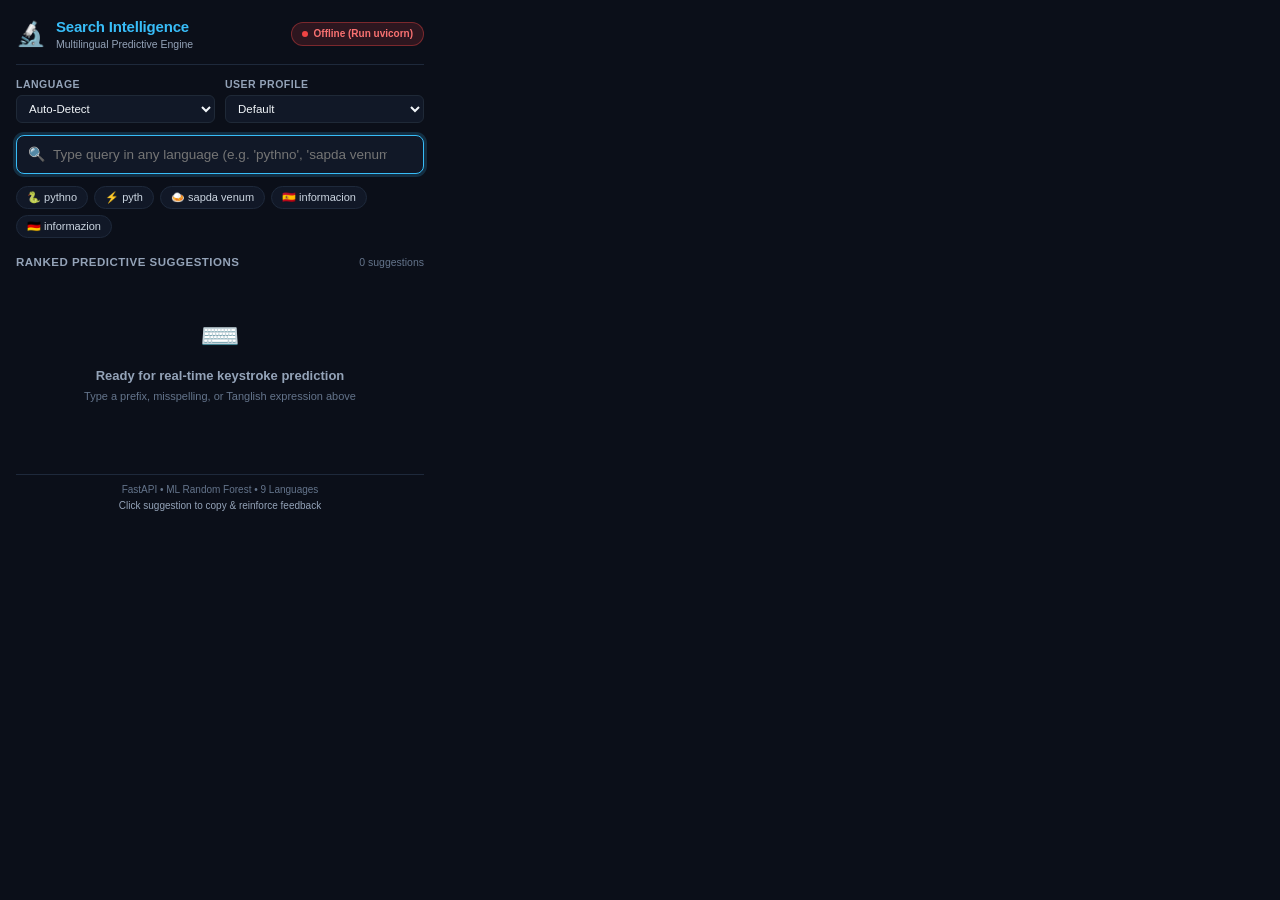
<file: chrome_extension/popup.html>
<!DOCTYPE html>
<html lang="en">
<head>
  <meta charset="UTF-8">
  <title>Multilingual Search Intelligence</title>
  <link rel="stylesheet" href="popup.css">
</head>
<body>
  <div class="app-container">
    <!-- Header -->
    <header class="app-header">
      <div class="brand">
        <div class="brand-icon">🔬</div>
        <div>
          <h1 class="brand-title">Search Intelligence</h1>
          <p class="brand-subtitle">Multilingual Predictive Engine</p>
        </div>
      </div>
      <div id="status-indicator" class="status-pill status-connecting" title="Checking API connection...">
        <span class="status-dot"></span>
        <span id="status-text">Connecting</span>
      </div>
    </header>

    <!-- Controls Row -->
    <div class="controls-row">
      <div class="control-group">
        <label for="lang-select">Language</label>
        <select id="lang-select">
          <option value="auto">Auto-Detect</option>
          <option value="english">English</option>
          <option value="tamil">Tamil (Native)</option>
          <option value="tamil_romanized">Tamil (Romanized)</option>
          <option value="hindi">Hindi (Native)</option>
          <option value="hindi_romanized">Hindi (Romanized)</option>
          <option value="telugu">Telugu (Native)</option>
          <option value="telugu_romanized">Telugu (Romanized)</option>
          <option value="spanish">Spanish</option>
          <option value="german">German</option>
          <option value="french">French</option>
          <option value="italian">Italian</option>
          <option value="portuguese">Portuguese</option>
          <option value="dutch">Dutch</option>
        </select>
      </div>

      <div class="control-group">
        <label for="user-select">User Profile</label>
        <select id="user-select">
          <option value="default">Default</option>
          <option value="developer_alex">Developer Alex</option>
          <option value="student_priya">Student Priya</option>
          <option value="news_reader_kumar">News Reader Kumar</option>
        </select>
      </div>
    </div>

    <!-- Search Input Bar -->
    <div class="search-box-wrapper">
      <span class="search-icon">🔍</span>
      <input
        type="text"
        id="search-input"
        placeholder="Type query in any language (e.g. 'pythno', 'sapda venum')..."
        autocomplete="off"
        spellcheck="false"
        autofocus
      />
      <button id="clear-btn" class="clear-btn" title="Clear input">&times;</button>
    </div>

    <!-- Quick Test Chips -->
    <div class="chips-container">
      <button class="chip" data-query="pythno">🐍 pythno</button>
      <button class="chip" data-query="pyth">⚡ pyth</button>
      <button class="chip" data-query="sapda venum">🍛 sapda venum</button>
      <button class="chip" data-query="informacion">🇪🇸 informacion</button>
      <button class="chip" data-query="informazion">🇩🇪 informazion</button>
    </div>

    <!-- Live Metadata Chips -->
    <div id="meta-bar" class="meta-bar hidden">
      <div class="meta-item">
        <span class="meta-label">Language:</span>
        <span id="meta-lang" class="meta-val badge-blue">English</span>
      </div>
      <div class="meta-item">
        <span class="meta-label">Intent:</span>
        <span id="meta-intent" class="meta-val badge-purple">General</span>
      </div>
      <div class="meta-item">
        <span class="meta-label">Latency:</span>
        <span id="meta-latency" class="meta-val badge-cyan">3.2 ms</span>
      </div>
      <div class="meta-item">
        <span class="meta-label">Confidence:</span>
        <span id="meta-conf" class="meta-val badge-green">HIGH</span>
      </div>
    </div>

    <!-- Suggestions List -->
    <div class="results-header">
      <span class="results-title">Ranked Predictive Suggestions</span>
      <span id="results-count" class="results-count">0 suggestions</span>
    </div>

    <div id="suggestions-list" class="suggestions-list">
      <div class="empty-state">
        <div class="empty-icon">⌨️</div>
        <div class="empty-title">Ready for real-time keystroke prediction</div>
        <div class="empty-sub">Type a prefix, misspelling, or Tanglish expression above</div>
      </div>
    </div>

    <!-- Toast Notification -->
    <div id="toast" class="toast hidden">Copied to clipboard!</div>

    <!-- Footer -->
    <footer class="app-footer">
      <span>FastAPI • ML Random Forest • 9 Languages</span>
      <span class="footer-hint">Click suggestion to copy & reinforce feedback</span>
    </footer>
  </div>

  <script src="popup.js"></script>
</body>
</html>
</file>
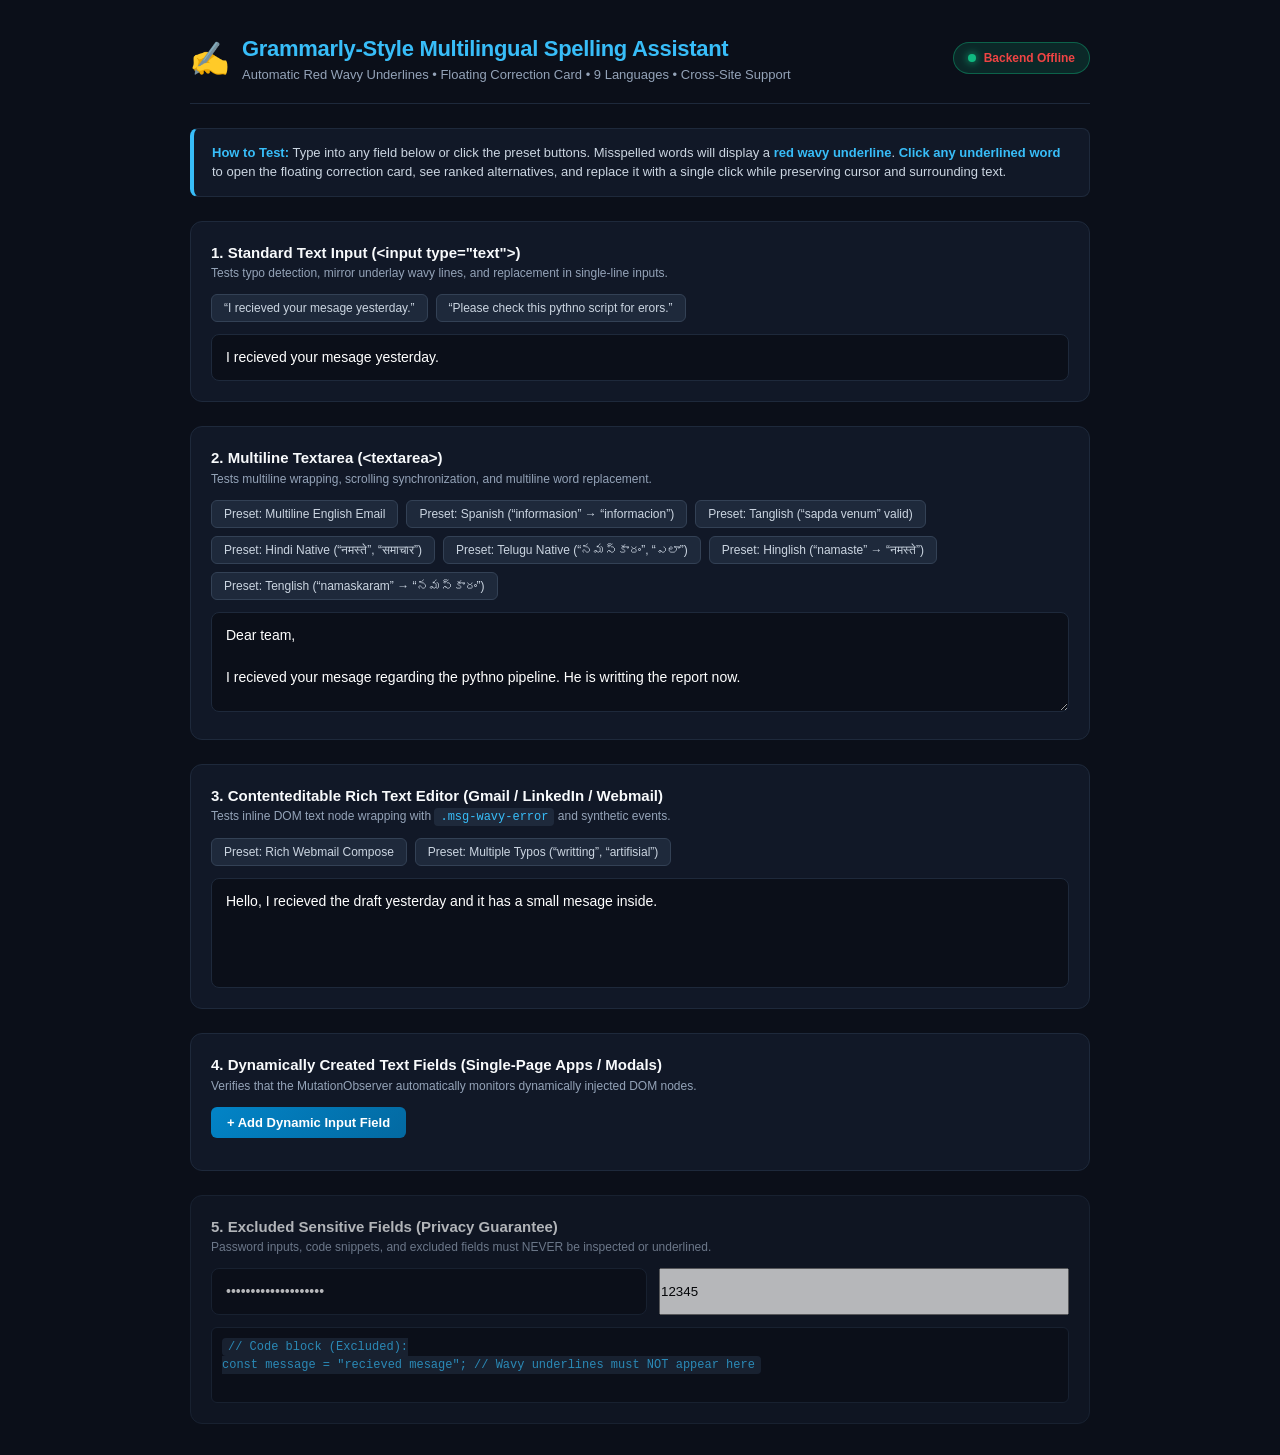
<file: chrome_extension/test_assistant.html>
<!DOCTYPE html>
<html lang="en">
<head>
  <meta charset="UTF-8">
  <meta name="viewport" content="width=device-width, initial-scale=1.0">
  <title>Multilingual Spelling Assistant - Test Harness</title>
  <link rel="stylesheet" href="content.css">
  <style>
    * {
      box-sizing: border-box;
      margin: 0;
      padding: 0;
    }

    body {
      background-color: #0b0f19;
      color: #f1f5f9;
      font-family: -apple-system, BlinkMacSystemFont, "Segoe UI", Roboto, Helvetica, Arial, sans-serif;
      padding: 32px 24px;
      line-height: 1.5;
    }

    .container {
      max-width: 900px;
      margin: 0 auto;
      display: flex;
      flex-direction: column;
      gap: 24px;
    }

    /* Header */
    header {
      display: flex;
      align-items: center;
      justify-content: space-between;
      border-bottom: 1px solid #1e293b;
      padding-bottom: 18px;
    }

    .header-left {
      display: flex;
      align-items: center;
      gap: 12px;
    }

    .badge-icon {
      font-size: 32px;
    }

    h1 {
      font-size: 22px;
      font-weight: 700;
      color: #38bdf8;
      letter-spacing: -0.3px;
    }

    p.subtitle {
      font-size: 13px;
      color: #94a3b8;
    }

    .status-badge {
      display: flex;
      align-items: center;
      gap: 8px;
      background: rgba(16, 185, 129, 0.15);
      border: 1px solid rgba(16, 185, 129, 0.4);
      color: #34d399;
      padding: 6px 14px;
      border-radius: 9999px;
      font-size: 12px;
      font-weight: 600;
    }

    .status-dot {
      width: 8px;
      height: 8px;
      border-radius: 50%;
      background: #10b981;
      box-shadow: 0 0 8px #10b981;
    }

    /* Instructions Box */
    .info-card {
      background: #111827;
      border: 1px solid #1e293b;
      border-left: 4px solid #38bdf8;
      border-radius: 8px;
      padding: 14px 18px;
      font-size: 13px;
      color: #cbd5e1;
    }

    .info-card strong {
      color: #38bdf8;
    }

    /* Test Cards */
    .test-card {
      background: #111827;
      border: 1px solid #1e293b;
      border-radius: 12px;
      padding: 20px;
      display: flex;
      flex-direction: column;
      gap: 12px;
    }

    .card-header {
      display: flex;
      align-items: center;
      justify-content: space-between;
    }

    .card-title {
      font-size: 15px;
      font-weight: 700;
      color: #f8fafc;
    }

    .card-desc {
      font-size: 12px;
      color: #94a3b8;
    }

    /* Inputs */
    .field-wrapper {
      position: relative;
    }

    input[type="text"], input[type="password"], textarea {
      width: 100%;
      background: #0b0f19;
      border: 1.5px solid #1e293b;
      border-radius: 8px;
      padding: 12px 14px;
      color: #ffffff;
      font-size: 14px;
      font-family: inherit;
      outline: none;
      transition: all 0.2s ease;
      line-height: 1.5;
    }

    textarea {
      min-height: 100px;
      resize: vertical;
    }

    input:focus, textarea:focus, [contenteditable="true"]:focus {
      border-color: #38bdf8;
      box-shadow: 0 0 0 3px rgba(56, 189, 248, 0.15);
    }

    /* Contenteditable */
    .editable-box {
      min-height: 110px;
      background: #0b0f19;
      border: 1.5px solid #1e293b;
      border-radius: 8px;
      padding: 12px 14px;
      color: #ffffff;
      font-size: 14px;
      outline: none;
      transition: all 0.2s ease;
      line-height: 1.5;
    }

    /* Quick Preset Buttons */
    .presets-row {
      display: flex;
      flex-wrap: wrap;
      gap: 8px;
    }

    .preset-btn {
      background: #1e293b;
      border: 1px solid #334155;
      color: #cbd5e1;
      padding: 6px 12px;
      border-radius: 6px;
      font-size: 12px;
      cursor: pointer;
      font-weight: 500;
      transition: all 0.15s ease;
    }

    .preset-btn:hover {
      background: #38bdf8;
      color: #0b0f19;
      border-color: #38bdf8;
    }

    .dynamic-btn {
      background: linear-gradient(135deg, #0284c7, #0369a1);
      color: #ffffff;
      border: none;
      padding: 8px 16px;
      border-radius: 6px;
      font-size: 13px;
      font-weight: 600;
      cursor: pointer;
      align-self: flex-start;
      transition: all 0.15s ease;
    }

    .dynamic-btn:hover {
      background: #38bdf8;
      color: #0b0f19;
    }

    code {
      background: #1e293b;
      padding: 2px 6px;
      border-radius: 4px;
      color: #38bdf8;
      font-size: 12px;
    }

    .excluded-field {
      opacity: 0.7;
    }
  </style>
</head>
<body>
  <div class="container">
    <!-- Header -->
    <header>
      <div class="header-left">
        <div class="badge-icon">✍️</div>
        <div>
          <h1>Grammarly-Style Multilingual Spelling Assistant</h1>
          <p class="subtitle">Automatic Red Wavy Underlines &bull; Floating Correction Card &bull; 9 Languages &bull; Cross-Site Support</p>
        </div>
      </div>
      <div id="health-badge" class="status-badge">
        <span class="status-dot"></span>
        <span id="health-text">FastAPI Engine Ready</span>
      </div>
    </header>

    <!-- Instructions -->
    <div class="info-card">
      <strong>How to Test:</strong>
      Type into any field below or click the preset buttons. Misspelled words will display a <strong>red wavy underline</strong>.
      <strong>Click any underlined word</strong> to open the floating correction card, see ranked alternatives, and replace it with a single click while preserving cursor and surrounding text.
    </div>

    <!-- Test 1: Single Line Input -->
    <div class="test-card">
      <div class="card-header">
        <div>
          <h2 class="card-title">1. Standard Text Input (&lt;input type="text"&gt;)</h2>
          <p class="card-desc">Tests typo detection, mirror underlay wavy lines, and replacement in single-line inputs.</p>
        </div>
      </div>
      <div class="presets-row">
        <button class="preset-btn" onclick="setInputValue('input-1', 'I recieved your mesage yesterday.')">
          &ldquo;I recieved your mesage yesterday.&rdquo;
        </button>
        <button class="preset-btn" onclick="setInputValue('input-1', 'Please check this pythno script for erors.')">
          &ldquo;Please check this pythno script for erors.&rdquo;
        </button>
      </div>
      <div class="field-wrapper">
        <input type="text" id="input-1" value="I recieved your mesage yesterday." placeholder="Type here..." autocomplete="off">
      </div>
    </div>

    <!-- Test 2: Multiline Textarea -->
    <div class="test-card">
      <div class="card-header">
        <div>
          <h2 class="card-title">2. Multiline Textarea (&lt;textarea&gt;)</h2>
          <p class="card-desc">Tests multiline wrapping, scrolling synchronization, and multiline word replacement.</p>
        </div>
      </div>
      <div class="presets-row">
        <button class="preset-btn" onclick="setTextareaValue('textarea-1', 'Dear team,\n\nI recieved your mesage regarding the pythno pipeline. He is writting the report now.')">
          Preset: Multiline English Email
        </button>
        <button class="preset-btn" onclick="setTextareaValue('textarea-1', 'Hola amigos, esta informasion es muy util para el projecto.')">
          Preset: Spanish (&ldquo;informasion&rdquo; &rarr; &ldquo;informacion&rdquo;)
        </button>
        <button class="preset-btn" onclick="setTextareaValue('textarea-1', 'sapda venum briyani in chennai restaurant.')">
          Preset: Tanglish (&ldquo;sapda venum&rdquo; valid)
        </button>
        <button class="preset-btn" onclick="setTextareaValue('textarea-1', 'नमस्ते दोस्तों, क्या समाचार है?')">
          Preset: Hindi Native (&ldquo;नमस्ते&rdquo;, &ldquo;समाचार&rdquo;)
        </button>
        <button class="preset-btn" onclick="setTextareaValue('textarea-1', 'నమస్కారం, మీరు ఎలా ఉన్నారు?')">
          Preset: Telugu Native (&ldquo;నమస్కారం&rdquo;, &ldquo;ఎలా&rdquo;)
        </button>
        <button class="preset-btn" onclick="setTextareaValue('textarea-1', 'kya haal hai bhai namaste')">
          Preset: Hinglish (&ldquo;namaste&rdquo; &rarr; &ldquo;नमस्ते&rdquo;)
        </button>
        <button class="preset-btn" onclick="setTextareaValue('textarea-1', 'meeru ela unnaru namaskaram')">
          Preset: Tenglish (&ldquo;namaskaram&rdquo; &rarr; &ldquo;నమస్కారం&rdquo;)
        </button>
      </div>
      <div class="field-wrapper">
        <textarea id="textarea-1" placeholder="Type multi-line content...">Dear team,

I recieved your mesage regarding the pythno pipeline. He is writting the report now.</textarea>
      </div>
    </div>

    <!-- Test 3: Contenteditable (Gmail, LinkedIn, Twitter/X) -->
    <div class="test-card">
      <div class="card-header">
        <div>
          <h2 class="card-title">3. Contenteditable Rich Text Editor (Gmail / LinkedIn / Webmail)</h2>
          <p class="card-desc">Tests inline DOM text node wrapping with <code>.msg-wavy-error</code> and synthetic events.</p>
        </div>
      </div>
      <div class="presets-row">
        <button class="preset-btn" onclick="setEditableValue('editable-1', 'Hello, I recieved the draft yesterday and it has a small mesage inside.')">
          Preset: Rich Webmail Compose
        </button>
        <button class="preset-btn" onclick="setEditableValue('editable-1', 'We are writting an article about artifisial intelligence.')">
          Preset: Multiple Typos (&ldquo;writting&rdquo;, &ldquo;artifisial&rdquo;)
        </button>
      </div>
      <div id="editable-1" class="editable-box" contenteditable="true" spellcheck="false">
        Hello, I recieved the draft yesterday and it has a small mesage inside.
      </div>
    </div>

    <!-- Test 4: Dynamic Fields (MutationObserver) -->
    <div class="test-card">
      <div class="card-header">
        <div>
          <h2 class="card-title">4. Dynamically Created Text Fields (Single-Page Apps / Modals)</h2>
          <p class="card-desc">Verifies that the MutationObserver automatically monitors dynamically injected DOM nodes.</p>
        </div>
      </div>
      <button class="dynamic-btn" onclick="addDynamicField()">+ Add Dynamic Input Field</button>
      <div id="dynamic-container" style="display:flex; flex-direction:column; gap:10px;"></div>
    </div>

    <!-- Test 5: Excluded Sensitive Fields (Privacy Protection) -->
    <div class="test-card excluded-field">
      <div class="card-header">
        <div>
          <h2 class="card-title">5. Excluded Sensitive Fields (Privacy Guarantee)</h2>
          <p class="card-desc">Password inputs, code snippets, and excluded fields must NEVER be inspected or underlined.</p>
        </div>
      </div>
      <div style="display: flex; gap: 12px;">
        <input type="password" value="secret_pass_recieved" placeholder="Password input (Excluded)" style="flex: 1;">
        <input type="number" value="12345" placeholder="Number input (Excluded)" style="flex: 1;">
      </div>
      <pre style="background: #0b0f19; border: 1px solid #1e293b; padding: 10px; border-radius: 6px; font-family: monospace; font-size: 12px; color: #94a3b8;">
<code>// Code block (Excluded):
const message = "recieved mesage"; // Wavy underlines must NOT appear here</code>
      </pre>
    </div>
  </div>

  <script>
    function setInputValue(id, val) {
      const el = document.getElementById(id);
      el.value = val;
      el.dispatchEvent(new Event('input', { bubbles: true }));
      el.focus();
    }

    function setTextareaValue(id, val) {
      const el = document.getElementById(id);
      el.value = val;
      el.dispatchEvent(new Event('input', { bubbles: true }));
      el.focus();
    }

    function setEditableValue(id, val) {
      const el = document.getElementById(id);
      el.textContent = val;
      el.dispatchEvent(new Event('input', { bubbles: true }));
      el.focus();
    }

    let dynamicCount = 0;
    function addDynamicField() {
      dynamicCount++;
      const container = document.getElementById('dynamic-container');
      const div = document.createElement('div');
      div.className = 'field-wrapper';
      div.innerHTML = `
        <label style="font-size: 11px; color: #94a3b8; display: block; margin-bottom: 4px;">Dynamic Input #${dynamicCount}:</label>
        <input type="text" value="New dinamic field with recieved typo." placeholder="Dynamic input #${dynamicCount}...">
      `;
      container.appendChild(div);
      const input = div.querySelector('input');
      input.dispatchEvent(new Event('input', { bubbles: true }));
    }

    // Health check on load
    fetch('http://127.0.0.1:8000/api/v1/health')
      .then(res => res.json())
      .then(data => {
        const text = document.getElementById('health-text');
        text.textContent = `FastAPI Ready (${data.supported_languages.length} Languages)`;
      })
      .catch(() => {
        const text = document.getElementById('health-text');
        text.textContent = 'Backend Offline';
        text.style.color = '#ef4444';
      });
  </script>
</body>
</html>
</file>
<file: chrome_extension/popup.css>
/* Multilingual Search Intelligence - Extension Styles */

* {
  box-sizing: border-box;
  margin: 0;
  padding: 0;
}

body {
  width: 440px;
  min-height: 520px;
  max-height: 600px;
  background-color: #0b0f19;
  color: #f1f5f9;
  font-family: -apple-system, BlinkMacSystemFont, "Segoe UI", Roboto, Helvetica, Arial, sans-serif;
  font-size: 13px;
  line-height: 1.4;
  overflow-x: hidden;
  overflow-y: auto;
}

.app-container {
  padding: 16px;
  display: flex;
  flex-direction: column;
  gap: 12px;
}

/* Header */
.app-header {
  display: flex;
  align-items: center;
  justify-content: space-between;
  border-bottom: 1px solid #1e293b;
  padding-bottom: 12px;
}

.brand {
  display: flex;
  align-items: center;
  gap: 10px;
}

.brand-icon {
  font-size: 24px;
}

.brand-title {
  font-size: 15px;
  font-weight: 700;
  color: #38bdf8;
  letter-spacing: -0.2px;
}

.brand-subtitle {
  font-size: 10.5px;
  color: #94a3b8;
}

/* Status Pill */
.status-pill {
  display: flex;
  align-items: center;
  gap: 6px;
  padding: 4px 10px;
  border-radius: 9999px;
  font-size: 10px;
  font-weight: 600;
  border: 1px solid transparent;
  transition: all 0.2s ease;
}

.status-dot {
  width: 6px;
  height: 6px;
  border-radius: 50%;
}

.status-connected {
  background: rgba(16, 185, 129, 0.15);
  color: #34d399;
  border-color: rgba(16, 185, 129, 0.4);
}
.status-connected .status-dot {
  background: #10b981;
  box-shadow: 0 0 8px #10b981;
}

.status-disconnected {
  background: rgba(239, 68, 68, 0.15);
  color: #f87171;
  border-color: rgba(239, 68, 68, 0.4);
}
.status-disconnected .status-dot {
  background: #ef4444;
}

.status-connecting {
  background: rgba(245, 158, 11, 0.15);
  color: #fbbf24;
  border-color: rgba(245, 158, 11, 0.4);
}
.status-connecting .status-dot {
  background: #f59e0b;
}

/* Controls Row */
.controls-row {
  display: flex;
  gap: 10px;
}

.control-group {
  flex: 1;
  display: flex;
  flex-direction: column;
  gap: 4px;
}

.control-group label {
  font-size: 10.5px;
  font-weight: 600;
  color: #94a3b8;
  text-transform: uppercase;
  letter-spacing: 0.5px;
}

select {
  background: #111827;
  color: #f1f5f9;
  border: 1px solid #1f2937;
  border-radius: 6px;
  padding: 6px 8px;
  font-size: 11.5px;
  outline: none;
  cursor: pointer;
  transition: border-color 0.15s ease;
}

select:focus {
  border-color: #38bdf8;
}

/* Search Box */
.search-box-wrapper {
  position: relative;
  display: flex;
  align-items: center;
}

.search-icon {
  position: absolute;
  left: 12px;
  font-size: 14px;
  color: #64748b;
  pointer-events: none;
}

#search-input {
  width: 100%;
  background: #111827;
  color: #ffffff;
  border: 1.5px solid #1f2937;
  border-radius: 8px;
  padding: 11px 36px 11px 36px;
  font-size: 13.5px;
  font-weight: 500;
  outline: none;
  transition: all 0.2s ease;
  box-shadow: 0 2px 8px rgba(0, 0, 0, 0.25);
}

#search-input:focus {
  border-color: #38bdf8;
  box-shadow: 0 0 0 3px rgba(56, 189, 248, 0.18);
}

.clear-btn {
  position: absolute;
  right: 10px;
  background: none;
  border: none;
  color: #64748b;
  font-size: 18px;
  cursor: pointer;
  padding: 2px 6px;
  border-radius: 4px;
  display: none;
}

.clear-btn:hover {
  color: #f1f5f9;
  background: #1e293b;
}

/* Quick Chips */
.chips-container {
  display: flex;
  flex-wrap: wrap;
  gap: 6px;
}

.chip {
  background: #111827;
  color: #cbd5e1;
  border: 1px solid #1e293b;
  border-radius: 9999px;
  padding: 4px 10px;
  font-size: 11px;
  font-weight: 500;
  cursor: pointer;
  transition: all 0.15s ease;
}

.chip:hover {
  background: #1e293b;
  color: #38bdf8;
  border-color: #38bdf8;
  transform: translateY(-1px);
}

/* Meta Bar */
.meta-bar {
  display: flex;
  flex-wrap: wrap;
  align-items: center;
  gap: 8px;
  padding: 8px 10px;
  background: #111827;
  border: 1px solid #1e2937;
  border-radius: 8px;
  font-size: 11px;
}

.meta-item {
  display: flex;
  align-items: center;
  gap: 4px;
}

.meta-label {
  color: #94a3b8;
}

.meta-val {
  padding: 2px 6px;
  border-radius: 4px;
  font-weight: 600;
  font-size: 10.5px;
}

.badge-blue { background: rgba(59, 130, 246, 0.2); color: #60a5fa; }
.badge-purple { background: rgba(168, 85, 247, 0.2); color: #c084fc; }
.badge-cyan { background: rgba(6, 182, 212, 0.2); color: #38bdf8; }
.badge-green { background: rgba(16, 185, 129, 0.2); color: #34d399; }
.badge-amber { background: rgba(245, 158, 11, 0.2); color: #fbbf24; }
.badge-red { background: rgba(239, 68, 68, 0.2); color: #f87171; }

/* Results Header */
.results-header {
  display: flex;
  justify-content: space-between;
  align-items: center;
  padding-top: 4px;
}

.results-title {
  font-size: 11.5px;
  font-weight: 700;
  color: #94a3b8;
  text-transform: uppercase;
  letter-spacing: 0.5px;
}

.results-count {
  font-size: 10.5px;
  color: #64748b;
}

/* Suggestions List */
.suggestions-list {
  display: flex;
  flex-direction: column;
  gap: 6px;
  min-height: 180px;
}

.suggestion-item {
  display: flex;
  align-items: center;
  justify-content: space-between;
  padding: 10px 12px;
  background: #111827;
  border: 1px solid #1e2937;
  border-radius: 8px;
  cursor: pointer;
  transition: all 0.15s ease;
}

.suggestion-item:hover {
  background: #1a2234;
  border-color: #38bdf8;
  transform: translateX(2px);
}

.suggestion-left {
  display: flex;
  align-items: center;
  gap: 10px;
}

.rank-badge {
  width: 22px;
  height: 22px;
  display: flex;
  align-items: center;
  justify-content: center;
  background: #1e293b;
  border-radius: 6px;
  font-size: 11px;
  font-weight: 700;
  color: #94a3b8;
}

.rank-1 {
  background: rgba(56, 189, 248, 0.25);
  color: #38bdf8;
  border: 1px solid rgba(56, 189, 248, 0.5);
}

.word-info {
  display: flex;
  flex-direction: column;
}

.suggestion-word {
  font-size: 13.5px;
  font-weight: 600;
  color: #ffffff;
}

.suggestion-sub {
  font-size: 10.5px;
  color: #94a3b8;
}

.suggestion-right {
  display: flex;
  align-items: center;
  gap: 8px;
}

.score-tag {
  font-size: 11px;
  font-weight: 700;
  color: #38bdf8;
  background: rgba(56, 189, 248, 0.1);
  padding: 3px 7px;
  border-radius: 6px;
}

.action-btn {
  background: #1e293b;
  border: 1px solid #334155;
  color: #cbd5e1;
  padding: 4px 8px;
  border-radius: 6px;
  font-size: 11px;
  cursor: pointer;
  transition: all 0.15s ease;
}

.action-btn:hover {
  background: #38bdf8;
  color: #0b0f19;
  border-color: #38bdf8;
}

/* Empty State */
.empty-state {
  display: flex;
  flex-direction: column;
  align-items: center;
  justify-content: center;
  text-align: center;
  padding: 32px 16px;
  color: #64748b;
}

.empty-icon {
  font-size: 32px;
  margin-bottom: 8px;
}

.empty-title {
  font-size: 13px;
  font-weight: 600;
  color: #94a3b8;
  margin-bottom: 4px;
}

.empty-sub {
  font-size: 11px;
}

/* Toast */
.toast {
  position: fixed;
  bottom: 40px;
  left: 50%;
  transform: translateX(-50%);
  background: #10b981;
  color: #0b0f19;
  padding: 6px 16px;
  border-radius: 9999px;
  font-size: 11.5px;
  font-weight: 700;
  box-shadow: 0 4px 12px rgba(16, 185, 129, 0.4);
  transition: opacity 0.2s ease;
  z-index: 100;
}

/* Footer */
.app-footer {
  display: flex;
  flex-direction: column;
  align-items: center;
  text-align: center;
  padding-top: 8px;
  border-top: 1px solid #1e293b;
  font-size: 10px;
  color: #64748b;
  gap: 2px;
}

.footer-hint {
  color: #94a3b8;
}

/* Helpers */
.hidden {
  display: none !important;
}
</file>
<file: chrome_extension/content.css>
/* Multilingual Spelling Assistant - Inline Content Styles (Grammarly Style) */

/* ==========================================================================
   1. WAVY RED UNDERLINES (For Contenteditable)
   ========================================================================== */
.msg-wavy-error {
  position: relative !important;
  text-decoration: underline wavy #ef4444 !important;
  text-decoration-thickness: 2px !important;
  text-underline-offset: 3.5px !important;
  text-decoration-skip-ink: none !important;
  background-image: url("data:image/svg+xml,%3Csvg xmlns='http://www.w3.org/2000/svg' viewBox='0 0 6 3'%3E%3Cpath d='M0 2.5 Q 1.5 0, 3 2.5 T 6 2.5' fill='none' stroke='%23ef4444' stroke-width='1.2'/%3E%3C/svg%3E") !important;
  background-repeat: repeat-x !important;
  background-position: bottom !important;
  background-size: 6px 3px !important;
  padding-bottom: 2px !important;
  cursor: pointer !important;
  border-radius: 2px !important;
  background-color: rgba(239, 68, 68, 0.08) !important;
  transition: background-color 0.15s ease !important;
}

.msg-wavy-error:hover {
  background-color: rgba(239, 68, 68, 0.22) !important;
}

/* ==========================================================================
   2. MIRROR UNDERLAY (For Input & Textarea Elements)
   ========================================================================== */
.msg-mirror-overlay {
  position: fixed !important;
  pointer-events: none !important;
  color: transparent !important;
  box-sizing: border-box !important;
  overflow: hidden !important;
  z-index: 2147483640 !important; /* Layered directly over input with transparent text */
  user-select: none !important;
  -webkit-user-select: none !important;
}

.msg-mirror-wavy {
  color: transparent !important;
  text-decoration: underline wavy #ef4444 !important;
  text-decoration-thickness: 2px !important;
  text-underline-offset: 3.5px !important;
  text-decoration-skip-ink: none !important;
  background-image: url("data:image/svg+xml,%3Csvg xmlns='http://www.w3.org/2000/svg' viewBox='0 0 6 3'%3E%3Cpath d='M0 2.5 Q 1.5 0, 3 2.5 T 6 2.5' fill='none' stroke='%23ef4444' stroke-width='1.2'/%3E%3C/svg%3E") !important;
  background-repeat: repeat-x !important;
  background-position: bottom !important;
  background-size: 6px 3px !important;
  padding-bottom: 2px !important;
  cursor: pointer !important;
  pointer-events: auto !important;
  border-radius: 2px !important;
}

.msg-mirror-wavy:hover {
  background-color: rgba(239, 68, 68, 0.15) !important;
}

/* ==========================================================================
   3. FLOATING CORRECTION POPUP (Grammarly Dark Theme)
   ========================================================================== */
.msg-popup-container {
  all: initial;
  position: fixed !important;
  z-index: 2147483647 !important;
  font-family: -apple-system, BlinkMacSystemFont, "Segoe UI", Roboto, Helvetica, Arial, sans-serif;
  font-size: 13px;
  line-height: 1.4;
  color: #f1f5f9;
  box-sizing: border-box;
  animation: msg-popup-fade-in 0.18s cubic-bezier(0.16, 1, 0.3, 1) forwards;
}

.msg-popup-container * {
  box-sizing: border-box;
  margin: 0;
  padding: 0;
  font-family: inherit;
}

@keyframes msg-popup-fade-in {
  0% {
    opacity: 0;
    transform: translateY(6px) scale(0.97);
  }
  100% {
    opacity: 1;
    transform: translateY(0) scale(1);
  }
}

.msg-popup-card {
  width: 270px;
  background: rgba(15, 23, 42, 0.96);
  backdrop-filter: blur(12px);
  -webkit-backdrop-filter: blur(12px);
  border: 1px solid rgba(56, 189, 248, 0.3);
  border-radius: 10px;
  box-shadow: 0 16px 36px rgba(0, 0, 0, 0.55), 0 0 0 1px rgba(255, 255, 255, 0.06);
  padding: 10px 12px;
  display: flex;
  flex-direction: column;
  gap: 8px;
}

/* Header */
.msg-popup-header {
  display: flex;
  align-items: center;
  justify-content: space-between;
  border-bottom: 1px solid rgba(51, 65, 85, 0.6);
  padding-bottom: 6px;
}

.msg-header-left {
  display: flex;
  align-items: center;
  gap: 6px;
  overflow: hidden;
}

.msg-detected-word {
  font-size: 13px;
  font-weight: 700;
  color: #f87171;
  text-decoration: line-through;
  white-space: nowrap;
  text-overflow: ellipsis;
  overflow: hidden;
  max-width: 140px;
}

.msg-pill-badge {
  font-size: 10px;
  font-weight: 600;
  padding: 1px 6px;
  border-radius: 9999px;
  text-transform: capitalize;
  background: rgba(56, 189, 248, 0.15);
  color: #38bdf8;
  border: 1px solid rgba(56, 189, 248, 0.3);
}

.msg-dismiss-btn {
  background: transparent;
  border: none;
  color: #94a3b8;
  font-size: 16px;
  line-height: 1;
  width: 22px;
  height: 22px;
  border-radius: 4px;
  cursor: pointer;
  display: flex;
  align-items: center;
  justify-content: center;
  transition: all 0.15s ease;
}

.msg-dismiss-btn:hover {
  color: #ffffff;
  background: rgba(255, 255, 255, 0.1);
}

/* Primary Best Suggestion */
.msg-best-suggestion {
  display: flex;
  align-items: center;
  justify-content: space-between;
  width: 100%;
  background: linear-gradient(135deg, rgba(56, 189, 248, 0.15), rgba(16, 185, 129, 0.15));
  border: 1.5px solid #38bdf8;
  border-radius: 8px;
  padding: 8px 10px;
  cursor: pointer;
  transition: all 0.15s ease;
  text-align: left;
}

.msg-best-suggestion:hover {
  background: linear-gradient(135deg, rgba(56, 189, 248, 0.28), rgba(16, 185, 129, 0.28));
  border-color: #67e8f9;
  transform: translateY(-1px);
  box-shadow: 0 4px 12px rgba(56, 189, 248, 0.25);
}

.msg-best-left {
  display: flex;
  align-items: center;
  gap: 8px;
}

.msg-check-icon {
  width: 18px;
  height: 18px;
  background: #10b981;
  color: #0b0f19;
  border-radius: 50%;
  display: flex;
  align-items: center;
  justify-content: center;
  font-size: 11px;
  font-weight: 800;
  flex-shrink: 0;
}

.msg-best-word {
  font-size: 14px;
  font-weight: 700;
  color: #ffffff;
}

.msg-best-right {
  display: flex;
  align-items: center;
  gap: 4px;
}

.msg-replace-btn-label {
  font-size: 10.5px;
  font-weight: 600;
  color: #38bdf8;
  background: rgba(15, 23, 42, 0.7);
  padding: 2px 7px;
  border-radius: 4px;
  border: 1px solid rgba(56, 189, 248, 0.35);
}

/* Alternatives List */
.msg-alternatives-section {
  display: flex;
  flex-direction: column;
  gap: 4px;
}

.msg-section-label {
  font-size: 10px;
  font-weight: 600;
  color: #64748b;
  text-transform: uppercase;
  letter-spacing: 0.5px;
  padding-left: 2px;
}

.msg-alt-list {
  display: flex;
  flex-direction: column;
  gap: 3px;
}

.msg-alt-item {
  display: flex;
  align-items: center;
  justify-content: space-between;
  width: 100%;
  background: rgba(30, 41, 59, 0.5);
  border: 1px solid rgba(51, 65, 85, 0.5);
  border-radius: 6px;
  padding: 5px 8px;
  cursor: pointer;
  transition: all 0.15s ease;
  text-align: left;
}

.msg-alt-item:hover {
  background: rgba(56, 189, 248, 0.12);
  border-color: rgba(56, 189, 248, 0.4);
  color: #38bdf8;
}

.msg-alt-word {
  font-size: 12px;
  font-weight: 600;
  color: #cbd5e1;
}

.msg-alt-item:hover .msg-alt-word {
  color: #ffffff;
}

.msg-alt-rank {
  font-size: 9.5px;
  color: #64748b;
}

/* Footer & Actions */
.msg-popup-footer {
  display: flex;
  align-items: center;
  justify-content: space-between;
  padding-top: 6px;
  border-top: 1px solid rgba(51, 65, 85, 0.6);
  font-size: 10px;
}

.msg-ignore-btn {
  background: transparent;
  border: none;
  color: #94a3b8;
  font-size: 10.5px;
  cursor: pointer;
  padding: 2px 4px;
  border-radius: 4px;
  transition: all 0.15s ease;
}

.msg-ignore-btn:hover {
  color: #f1f5f9;
  text-decoration: underline;
}

.msg-engine-brand {
  display: flex;
  align-items: center;
  gap: 4px;
  color: #64748b;
  font-size: 9.5px;
}

.msg-engine-dot {
  width: 5px;
  height: 5px;
  border-radius: 50%;
  background: #34d399;
}
</file>
